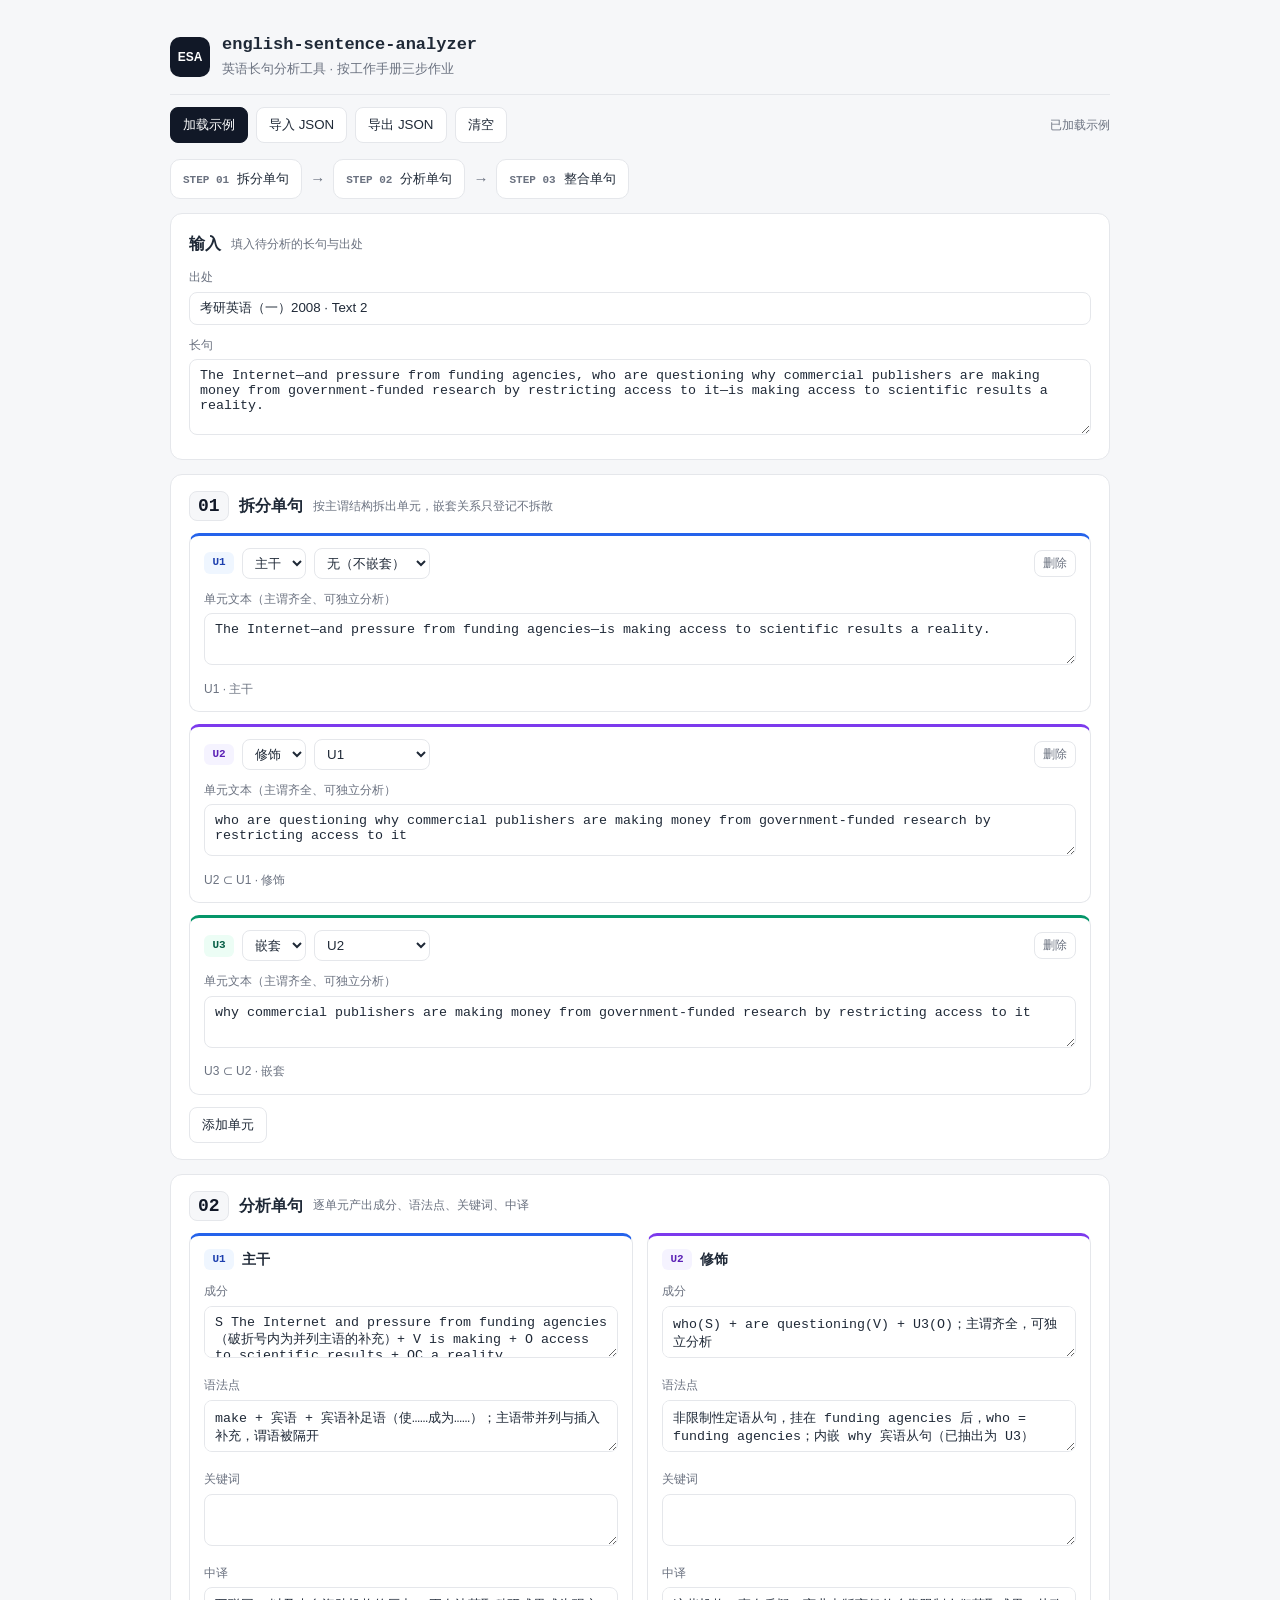
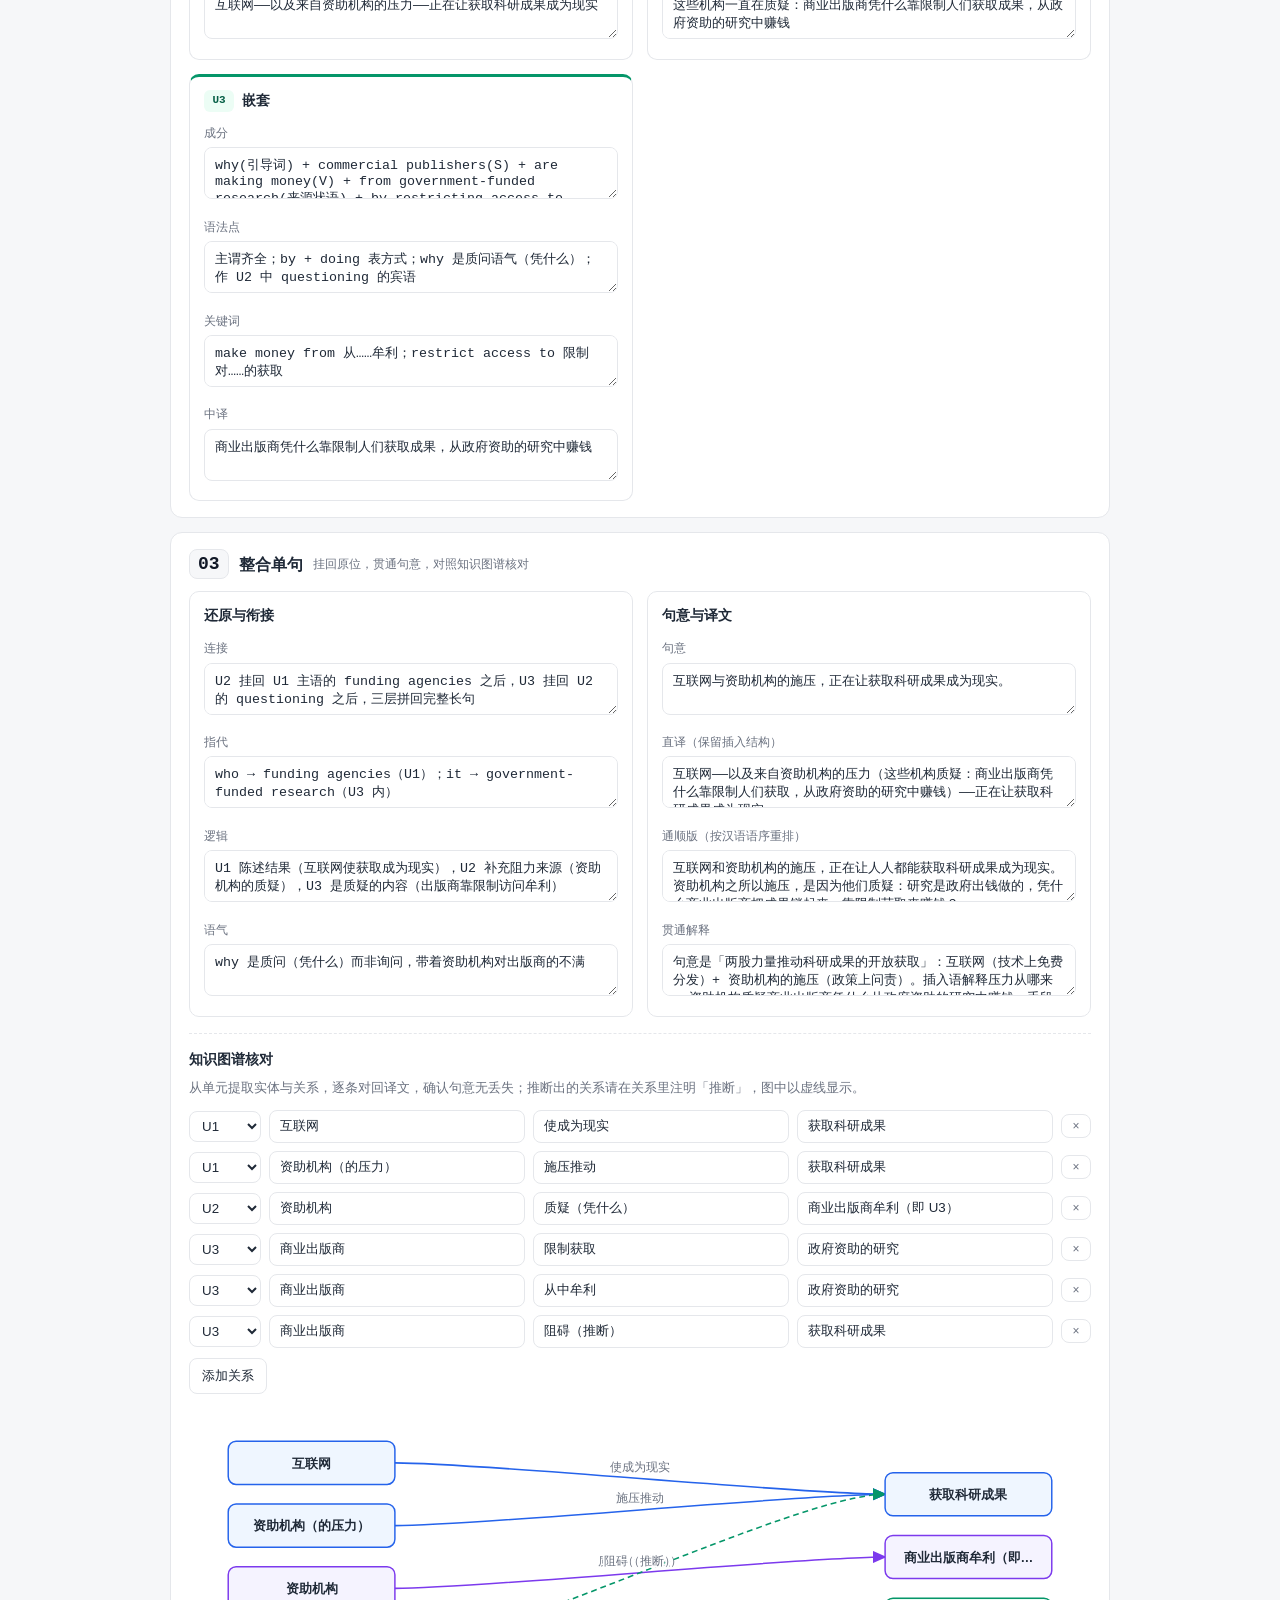
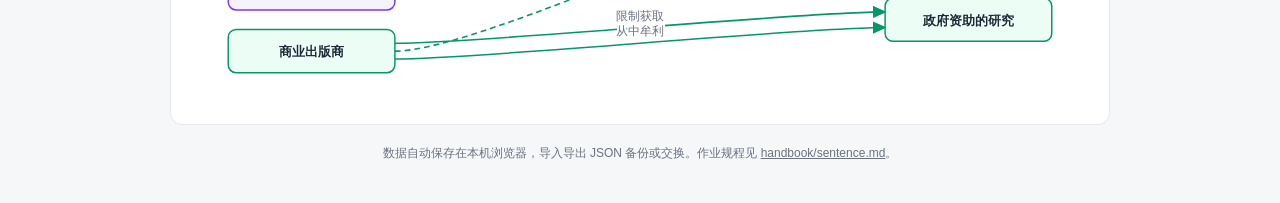
<file: platform/index.html>
<!DOCTYPE html>
<html lang="zh-CN">
<head>
<meta charset="utf-8">
<meta name="viewport" content="width=device-width, initial-scale=1">
<title>english-sentence-analyzer · 英语长句分析工具</title>
<link rel="stylesheet" href="style.css">
</head>
<body>
<div class="wrap">

  <header class="top">
    <div class="brand">
      <span class="logo">ESA</span>
      <div>
        <h1>english-sentence-analyzer</h1>
        <p class="sub">英语长句分析工具 · 按工作手册三步作业</p>
      </div>
    </div>
  </header>

  <div class="toolbar">
    <button class="primary" data-action="load-example">加载示例</button>
    <button data-action="import">导入 JSON</button>
    <button data-action="export">导出 JSON</button>
    <button data-action="clear">清空</button>
    <span class="status" id="status"></span>
    <input type="file" id="file-input" accept=".json,application/json" hidden>
  </div>

  <div class="flow">
    <div class="node"><span class="no">STEP 01</span><span class="nm">拆分单句</span></div>
    <div class="arr">→</div>
    <div class="node"><span class="no">STEP 02</span><span class="nm">分析单句</span></div>
    <div class="arr">→</div>
    <div class="node"><span class="no">STEP 03</span><span class="nm">整合单句</span></div>
  </div>

  <section class="block">
    <div class="step-head">
      <h2>输入</h2>
      <span class="step-desc">填入待分析的长句与出处</span>
    </div>
    <label>出处</label>
    <input type="text" data-path="meta.source" placeholder="如：考研英语（一）2008 · Text 2">
    <label>长句</label>
    <textarea class="sentence" data-path="meta.sentence" placeholder="粘贴一个完整长句"></textarea>
  </section>

  <section class="block">
    <div class="step-head">
      <span class="step-no">01</span>
      <h2>拆分单句</h2>
      <span class="step-desc">按主谓结构拆出单元，嵌套关系只登记不拆散</span>
    </div>
    <div id="units"></div>
    <div style="margin-top: 12px">
      <button data-action="add-unit">添加单元</button>
    </div>
  </section>

  <section class="block">
    <div class="step-head">
      <span class="step-no">02</span>
      <h2>分析单句</h2>
      <span class="step-desc">逐单元产出成分、语法点、关键词、中译</span>
    </div>
    <div class="cards" id="analysis-cards"></div>
  </section>

  <section class="block">
    <div class="step-head">
      <span class="step-no">03</span>
      <h2>整合单句</h2>
      <span class="step-desc">挂回原位，贯通句意，对照知识图谱核对</span>
    </div>

    <div class="merge">
      <div class="panel">
        <h3>还原与衔接</h3>
        <label>连接</label>
        <textarea class="short" data-path="merge.连接"></textarea>
        <label>指代</label>
        <textarea class="short" data-path="merge.指代"></textarea>
        <label>逻辑</label>
        <textarea class="short" data-path="merge.逻辑"></textarea>
        <label>语气</label>
        <textarea class="short" data-path="merge.语气"></textarea>
      </div>
      <div class="panel">
        <h3>句意与译文</h3>
        <label>句意</label>
        <textarea class="short" data-path="merge.句意"></textarea>
        <label>直译（保留插入结构）</label>
        <textarea class="short" data-path="merge.直译"></textarea>
        <label>通顺版（按汉语语序重排）</label>
        <textarea class="short" data-path="merge.通顺版"></textarea>
        <label>贯通解释</label>
        <textarea class="short" data-path="merge.贯通解释"></textarea>
      </div>
    </div>

    <div class="kg-block">
      <h3>知识图谱核对</h3>
      <p class="kg-desc">从单元提取实体与关系，逐条对回译文，确认句意无丢失；推断出的关系请在关系里注明「推断」，图中以虚线显示。</p>
      <div id="kg-rows"></div>
      <div style="margin-top: 10px">
        <button data-action="add-kg">添加关系</button>
      </div>
      <div id="kg-svg"></div>
    </div>
  </section>

  <footer>数据自动保存在本机浏览器，导入导出 JSON 备份或交换。作业规程见 <a href="../handbook/sentence.md">handbook/sentence.md</a>。</footer>

</div>
<script src="app.js"></script>
</body>
</html>
</file>
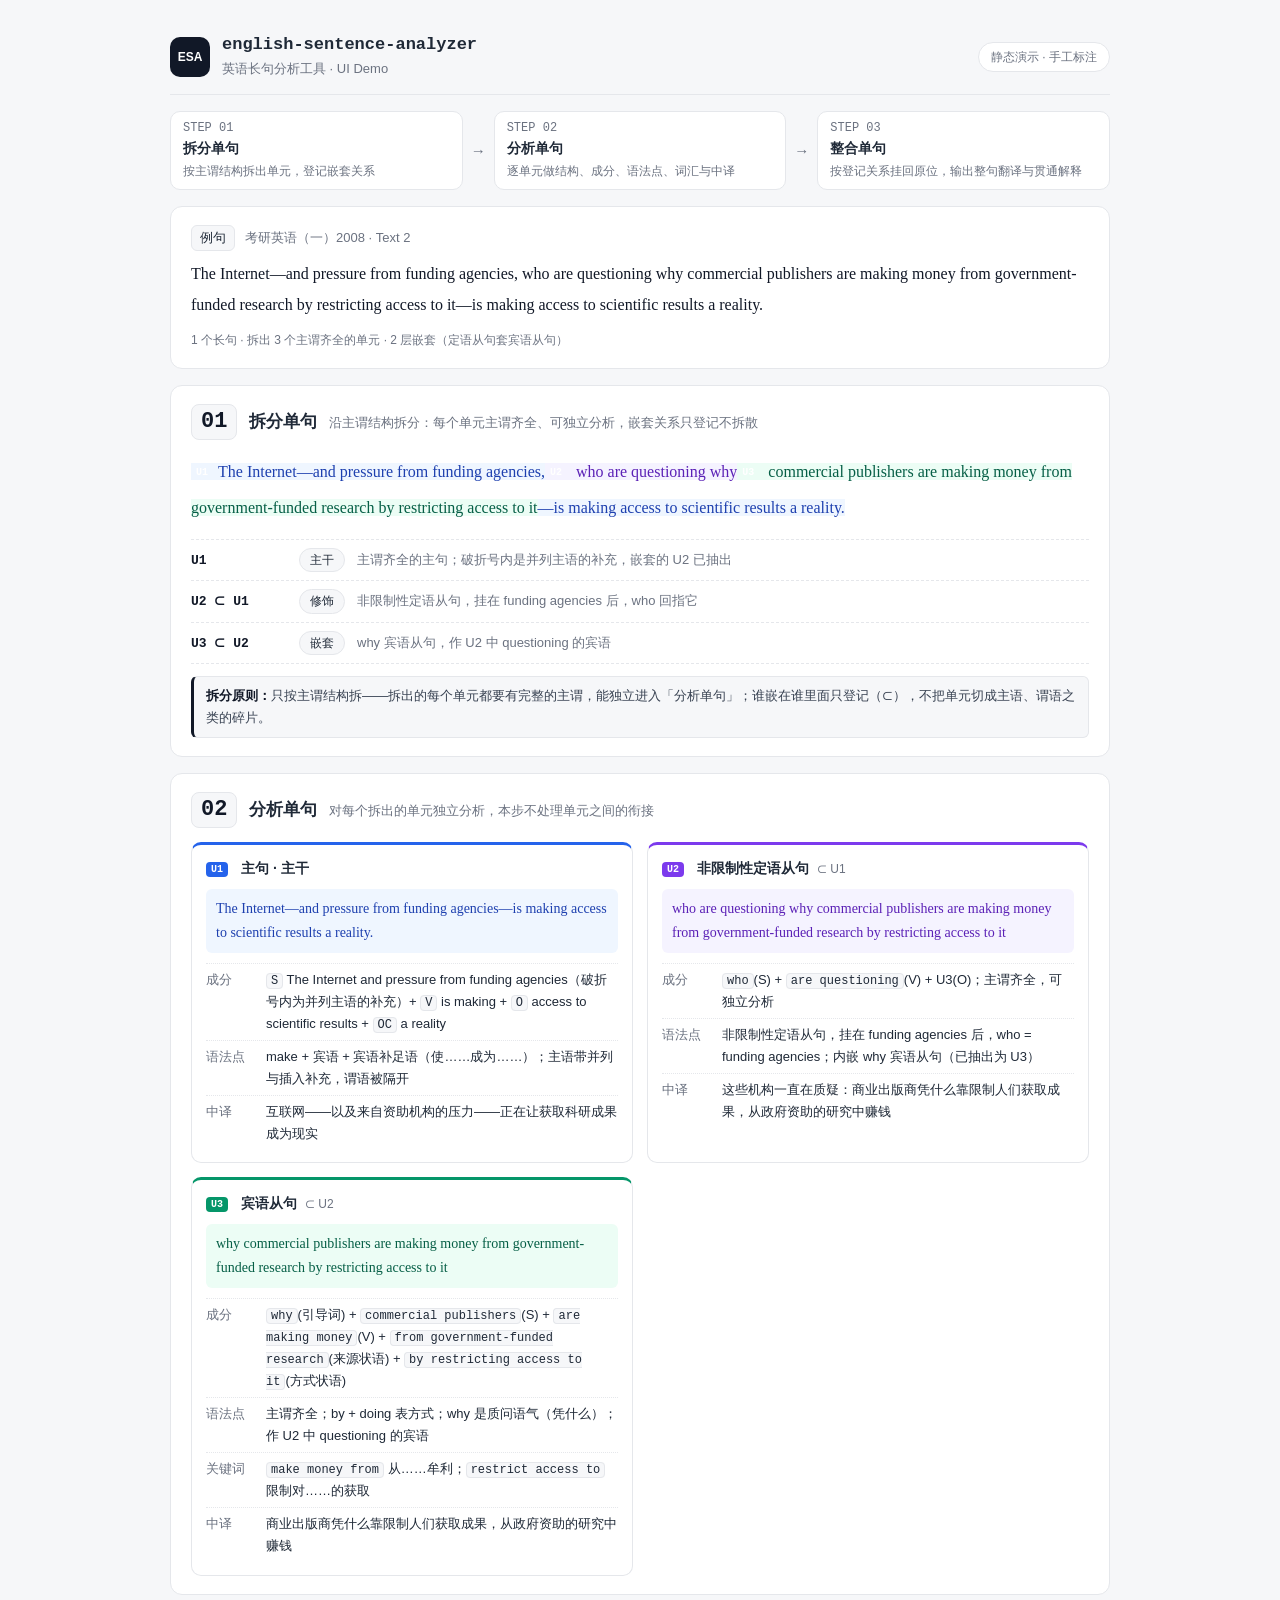
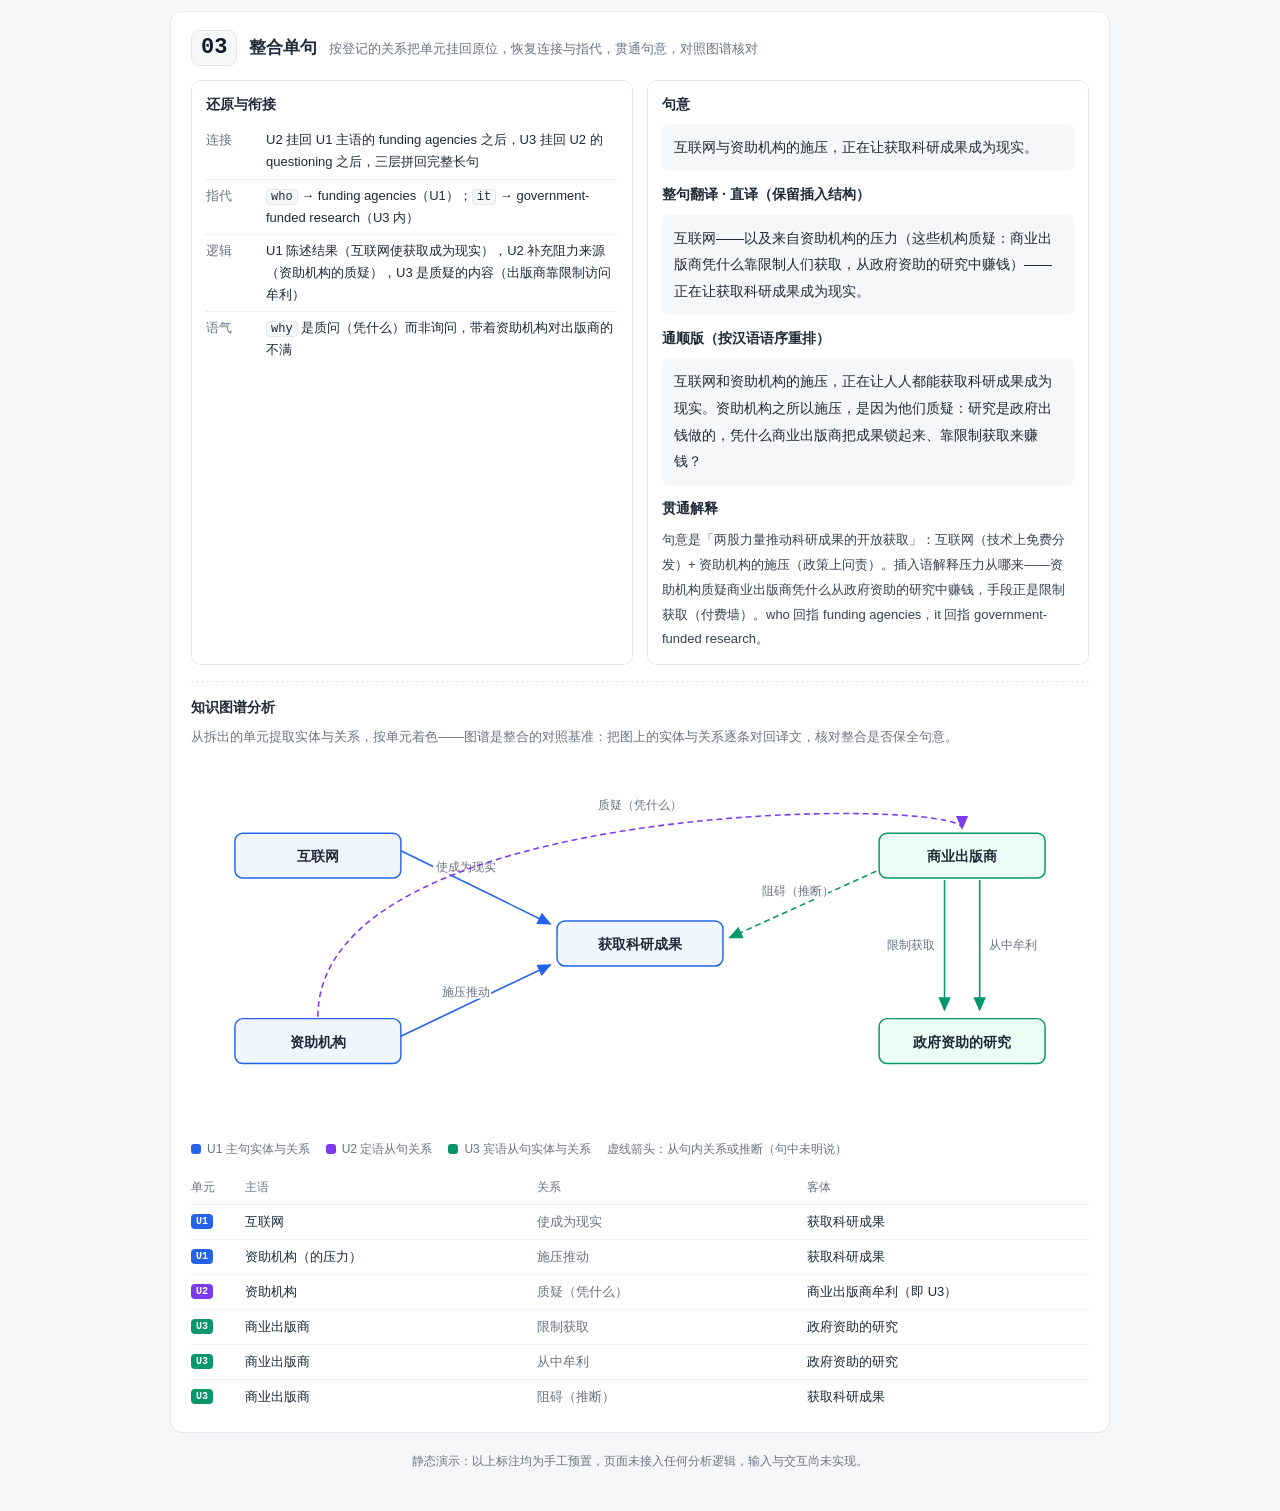
<file: gallery/english-sentence.html>
<!DOCTYPE html>
<html lang="zh-CN">
<head>
<meta charset="utf-8" />
<meta name="viewport" content="width=device-width, initial-scale=1" />
<title>english-sentence-analyzer · 长句分析 Demo</title>
<style>
  :root {
    --ink: #1f2937;
    --muted: #6b7280;
    --line: #e5e7eb;
    --bg: #f6f7f9;
    --card: #ffffff;
    --u1: #2563eb; --u1-bg: #eff6ff; --u1-ink: #1e40af;
    --u2: #7c3aed; --u2-bg: #f5f3ff; --u2-ink: #5b21b6;
    --u3: #059669; --u3-bg: #ecfdf5; --u3-ink: #065f46;
    --mono: ui-monospace, SFMono-Regular, Menlo, Consolas, monospace;
  }
  * { box-sizing: border-box; }
  body {
    margin: 0;
    background: var(--bg);
    color: var(--ink);
    font: 15px/1.7 "PingFang SC", "Hiragino Sans GB", "Microsoft YaHei", sans-serif;
  }
  .wrap { max-width: 980px; margin: 0 auto; padding: 20px 20px 40px; }

  /* 顶栏 */
  .top { display: flex; align-items: center; justify-content: space-between; gap: 12px; padding: 14px 0; border-bottom: 1px solid var(--line); }
  .brand { display: flex; align-items: center; gap: 12px; }
  .logo { display: inline-flex; width: 40px; height: 40px; border-radius: 10px; background: #111827; color: #fff; align-items: center; justify-content: center; font-weight: 700; font-size: 12px; }
  h1 { margin: 0; font: 700 17px/1.3 var(--mono); }
  .sub { margin: 2px 0 0; color: var(--muted); font-size: 13px; }
  .badge { border: 1px solid var(--line); background: var(--card); color: var(--muted); border-radius: 999px; padding: 4px 12px; font-size: 12px; white-space: nowrap; }

  /* 流程条 */
  .flow { display: flex; gap: 8px; align-items: stretch; margin-top: 16px; }
  .flow .node { flex: 1; background: var(--card); border: 1px solid var(--line); border-radius: 10px; padding: 8px 12px; }
  .flow .no { font: 12px/1.4 var(--mono); color: var(--muted); }
  .flow .nm { font-weight: 600; font-size: 14px; }
  .flow .ds { font-size: 12px; color: var(--muted); }
  .flow .arr { align-self: center; color: var(--muted); }

  /* 区块 */
  section.block { background: var(--card); border: 1px solid var(--line); border-radius: 12px; padding: 18px 20px; margin-top: 16px; }
  .step-head { display: flex; align-items: baseline; gap: 12px; flex-wrap: wrap; margin-bottom: 14px; }
  .step-no { font: 700 22px/1 var(--mono); color: #111827; background: var(--bg); border: 1px solid var(--line); border-radius: 8px; padding: 6px 9px; }
  .step-head h2 { margin: 0; font-size: 17px; }
  .step-desc { color: var(--muted); font-size: 13px; }

  /* 例句 */
  .src { display: flex; gap: 10px; align-items: center; font-size: 13px; color: var(--muted); margin-bottom: 8px; }
  .src .tag { background: var(--bg); border: 1px solid var(--line); border-radius: 6px; padding: 1px 8px; color: var(--ink); }
  .sentence { margin: 0; font: 16px/1.9 Georgia, "Times New Roman", serif; color: #111827; }
  .meta { margin-top: 10px; font-size: 12px; color: var(--muted); }

  /* 单元染色（嵌套） */
  .u1 { background: var(--u1-bg); color: var(--u1-ink); }
  .u2 { background: var(--u2-bg); color: var(--u2-ink); }
  .u3 { background: var(--u3-bg); color: var(--u3-ink); }
  .split { margin: 0; font: 16px/2.2 Georgia, "Times New Roman", serif; }
  .mini { display: inline-block; font: 700 10px/1.5 var(--mono); color: #fff; border-radius: 4px; padding: 0 5px; margin-right: 5px; vertical-align: 2px; }
  .mini.u1 { background: var(--u1); }
  .mini.u2 { background: var(--u2); }
  .mini.u3 { background: var(--u3); }

  /* 拆分：关系与原则 */
  .rels { margin-top: 14px; border-top: 1px dashed var(--line); }
  .rel { display: flex; gap: 12px; align-items: baseline; padding: 8px 0; border-bottom: 1px dashed var(--line); font-size: 13px; }
  .rel .pair { font: 600 13px var(--mono); color: #111827; min-width: 96px; }
  .rel .type { border-radius: 999px; padding: 1px 10px; font-size: 12px; background: var(--bg); border: 1px solid var(--line); color: var(--ink); white-space: nowrap; }
  .rel .note { color: var(--muted); }
  .principle { margin-top: 12px; font-size: 13px; background: var(--bg); border: 1px solid var(--line); border-left: 3px solid #111827; border-radius: 6px; padding: 8px 12px; color: #374151; }
  .principle b { font-weight: 600; color: #111827; }

  /* 知识图谱 */
  .kg-block { margin-top: 16px; border-top: 1px dashed var(--line); padding-top: 14px; }
  .kg-block h3 { margin: 0 0 6px; font-size: 14px; }
  .kg-desc { margin: 0 0 10px; font-size: 13px; color: var(--muted); }
  svg.kg { display: block; width: 100%; height: auto; }
  svg.kg .n { stroke-width: 1.5; }
  svg.kg .n1 { fill: var(--u1-bg); stroke: var(--u1); }
  svg.kg .n2 { fill: var(--u2-bg); stroke: var(--u2); }
  svg.kg .n3 { fill: var(--u3-bg); stroke: var(--u3); }
  svg.kg .nt { fill: var(--ink); font: 600 14px "PingFang SC", "Hiragino Sans GB", "Microsoft YaHei", sans-serif; }
  svg.kg .e1 { stroke: var(--u1); stroke-width: 1.6; fill: none; }
  svg.kg .e2 { stroke: var(--u2); stroke-width: 1.6; fill: none; stroke-dasharray: 6 4; }
  svg.kg .e3 { stroke: var(--u3); stroke-width: 1.6; fill: none; }
  svg.kg .e3.dash { stroke-dasharray: 6 4; }
  svg.kg .el { fill: var(--muted); stroke: var(--card); stroke-width: 4; paint-order: stroke; font: 12px "PingFang SC", "Hiragino Sans GB", "Microsoft YaHei", sans-serif; }
  .legend { display: flex; gap: 16px; flex-wrap: wrap; margin-top: 10px; font-size: 12px; color: var(--muted); }
  .legend .dot { display: inline-block; width: 10px; height: 10px; border-radius: 3px; margin-right: 6px; vertical-align: -1px; }
  .kg-rows { margin-top: 12px; }
  .kg-row { display: grid; grid-template-columns: 44px 1.3fr 1.2fr 1.3fr; gap: 10px; align-items: baseline; font-size: 13px; padding: 6px 0; border-top: 1px dotted var(--line); }
  .kg-row.head { color: var(--muted); font-size: 12px; border-top: none; }
  .kg-row i { font-style: normal; color: var(--muted); }

  /* 分析卡片 */
  .cards { display: grid; grid-template-columns: repeat(auto-fit, minmax(300px, 1fr)); gap: 14px; }
  .card { border: 1px solid var(--line); border-radius: 10px; padding: 12px 14px; background: #fff; }
  .card.c1 { border-top: 3px solid var(--u1); }
  .card.c2 { border-top: 3px solid var(--u2); }
  .card.c3 { border-top: 3px solid var(--u3); }
  .card h3 { margin: 0 0 8px; font-size: 14px; display: flex; align-items: center; gap: 8px; }
  .card h3 .kind { color: var(--muted); font-weight: 400; font-size: 12px; }
  .quote { font: 14px/1.7 Georgia, "Times New Roman", serif; border-radius: 6px; padding: 8px 10px; margin-bottom: 10px; }
  .c1 .quote { background: var(--u1-bg); color: var(--u1-ink); }
  .c2 .quote { background: var(--u2-bg); color: var(--u2-ink); }
  .c3 .quote { background: var(--u3-bg); color: var(--u3-ink); }
  .row { display: flex; gap: 8px; font-size: 13px; padding: 5px 0; border-top: 1px dotted var(--line); }
  .row .k { color: var(--muted); min-width: 52px; flex-shrink: 0; }
  .row .v { flex: 1; }
  .row .v code { font: 12px var(--mono); background: var(--bg); border: 1px solid var(--line); border-radius: 4px; padding: 0 4px; }

  /* 整合 */
  .merge { display: grid; grid-template-columns: 1fr 1fr; gap: 14px; }
  @media (max-width: 720px) { .merge { grid-template-columns: 1fr; } .flow .ds { display: none; } }
  .panel { border: 1px solid var(--line); border-radius: 10px; padding: 12px 14px; }
  .panel h3 { margin: 0 0 8px; font-size: 14px; }
  .panel .row { border-top: 1px dotted var(--line); }
  .panel .row:first-of-type { border-top: none; }
  .trans { font-size: 14px; line-height: 1.9; background: var(--bg); border-radius: 6px; padding: 10px 12px; }
  .explain { font-size: 13px; color: #374151; line-height: 1.9; }

  footer { margin-top: 18px; color: var(--muted); font-size: 12px; text-align: center; }
</style>
</head>
<body>
<div class="wrap">

  <header class="top">
    <div class="brand">
      <span class="logo">ESA</span>
      <div>
        <h1>english-sentence-analyzer</h1>
        <p class="sub">英语长句分析工具 · UI Demo</p>
      </div>
    </div>
    <span class="badge">静态演示 · 手工标注</span>
  </header>

  <div class="flow">
    <div class="node">
      <div class="no">STEP 01</div>
      <div class="nm">拆分单句</div>
      <div class="ds">按主谓结构拆出单元，登记嵌套关系</div>
    </div>
    <div class="arr">→</div>
    <div class="node">
      <div class="no">STEP 02</div>
      <div class="nm">分析单句</div>
      <div class="ds">逐单元做结构、成分、语法点、词汇与中译</div>
    </div>
    <div class="arr">→</div>
    <div class="node">
      <div class="no">STEP 03</div>
      <div class="nm">整合单句</div>
      <div class="ds">按登记关系挂回原位，输出整句翻译与贯通解释</div>
    </div>
  </div>

  <!-- 例句 -->
  <section class="block">
    <div class="src"><span class="tag">例句</span><span>考研英语（一）2008 · Text 2</span></div>
    <p class="sentence">The Internet—and pressure from funding agencies, who are questioning why commercial publishers are making money from government-funded research by restricting access to it—is making access to scientific results a reality.</p>
    <div class="meta">1 个长句 · 拆出 3 个主谓齐全的单元 · 2 层嵌套（定语从句套宾语从句）</div>
  </section>

  <!-- STEP 01 -->
  <section class="block">
    <div class="step-head">
      <span class="step-no">01</span>
      <h2>拆分单句</h2>
      <span class="step-desc">沿主谓结构拆分：每个单元主谓齐全、可独立分析，嵌套关系只登记不拆散</span>
    </div>

    <p class="split"><span class="u1"><span class="mini">U1</span>The Internet—and pressure from funding agencies,<span class="u2"><span class="mini">U2</span> who are questioning why<span class="u3"><span class="mini">U3</span> commercial publishers are making money from government-funded research by restricting access to it</span></span>—is making access to scientific results a reality.</span></p>

    <div class="rels">
      <div class="rel"><span class="pair">U1</span><span class="type">主干</span><span class="note">主谓齐全的主句；破折号内是并列主语的补充，嵌套的 U2 已抽出</span></div>
      <div class="rel"><span class="pair">U2 ⊂ U1</span><span class="type">修饰</span><span class="note">非限制性定语从句，挂在 funding agencies 后，who 回指它</span></div>
      <div class="rel"><span class="pair">U3 ⊂ U2</span><span class="type">嵌套</span><span class="note">why 宾语从句，作 U2 中 questioning 的宾语</span></div>
    </div>
    <div class="principle"><b>拆分原则：</b>只按主谓结构拆——拆出的每个单元都要有完整的主谓，能独立进入「分析单句」；谁嵌在谁里面只登记（⊂），不把单元切成主语、谓语之类的碎片。</div>
  </section>

  <!-- STEP 02 -->
  <section class="block">
    <div class="step-head">
      <span class="step-no">02</span>
      <h2>分析单句</h2>
      <span class="step-desc">对每个拆出的单元独立分析，本步不处理单元之间的衔接</span>
    </div>

    <div class="cards">
      <div class="card c1">
        <h3><span class="mini u1">U1</span>主句 · 主干</h3>
        <div class="quote">The Internet—and pressure from funding agencies—is making access to scientific results a reality.</div>
        <div class="row"><span class="k">成分</span><span class="v"><code>S</code> The Internet and pressure from funding agencies（破折号内为并列主语的补充）+ <code>V</code> is making + <code>O</code> access to scientific results + <code>OC</code> a reality</span></div>
        <div class="row"><span class="k">语法点</span><span class="v">make + 宾语 + 宾语补足语（使……成为……）；主语带并列与插入补充，谓语被隔开</span></div>
        <div class="row"><span class="k">中译</span><span class="v">互联网——以及来自资助机构的压力——正在让获取科研成果成为现实</span></div>
      </div>

      <div class="card c2">
        <h3><span class="mini u2">U2</span>非限制性定语从句 <span class="kind">⊂ U1</span></h3>
        <div class="quote">who are questioning why commercial publishers are making money from government-funded research by restricting access to it</div>
        <div class="row"><span class="k">成分</span><span class="v"><code>who</code>(S) + <code>are questioning</code>(V) + U3(O)；主谓齐全，可独立分析</span></div>
        <div class="row"><span class="k">语法点</span><span class="v">非限制性定语从句，挂在 funding agencies 后，who = funding agencies；内嵌 why 宾语从句（已抽出为 U3）</span></div>
        <div class="row"><span class="k">中译</span><span class="v">这些机构一直在质疑：商业出版商凭什么靠限制人们获取成果，从政府资助的研究中赚钱</span></div>
      </div>

      <div class="card c3">
        <h3><span class="mini u3">U3</span>宾语从句 <span class="kind">⊂ U2</span></h3>
        <div class="quote">why commercial publishers are making money from government-funded research by restricting access to it</div>
        <div class="row"><span class="k">成分</span><span class="v"><code>why</code>(引导词) + <code>commercial publishers</code>(S) + <code>are making money</code>(V) + <code>from government-funded research</code>(来源状语) + <code>by restricting access to it</code>(方式状语)</span></div>
        <div class="row"><span class="k">语法点</span><span class="v">主谓齐全；by + doing 表方式；why 是质问语气（凭什么）；作 U2 中 questioning 的宾语</span></div>
        <div class="row"><span class="k">关键词</span><span class="v"><code>make money from</code> 从……牟利；<code>restrict access to</code> 限制对……的获取</span></div>
        <div class="row"><span class="k">中译</span><span class="v">商业出版商凭什么靠限制人们获取成果，从政府资助的研究中赚钱</span></div>
      </div>
    </div>
  </section>

  <!-- STEP 03 -->
  <section class="block">
    <div class="step-head">
      <span class="step-no">03</span>
      <h2>整合单句</h2>
      <span class="step-desc">按登记的关系把单元挂回原位，恢复连接与指代，贯通句意，对照图谱核对</span>
    </div>

    <div class="merge">
      <div class="panel">
        <h3>还原与衔接</h3>
        <div class="row"><span class="k">连接</span><span class="v">U2 挂回 U1 主语的 funding agencies 之后，U3 挂回 U2 的 questioning 之后，三层拼回完整长句</span></div>
        <div class="row"><span class="k">指代</span><span class="v"><code>who</code> → funding agencies（U1）；<code>it</code> → government-funded research（U3 内）</span></div>
        <div class="row"><span class="k">逻辑</span><span class="v">U1 陈述结果（互联网使获取成为现实），U2 补充阻力来源（资助机构的质疑），U3 是质疑的内容（出版商靠限制访问牟利）</span></div>
        <div class="row"><span class="k">语气</span><span class="v"><code>why</code> 是质问（凭什么）而非询问，带着资助机构对出版商的不满</span></div>
      </div>

      <div class="panel">
        <h3>句意</h3>
        <div class="trans">互联网与资助机构的施压，正在让获取科研成果成为现实。</div>
        <h3 style="margin-top: 12px;">整句翻译 · 直译（保留插入结构）</h3>
        <div class="trans">互联网——以及来自资助机构的压力（这些机构质疑：商业出版商凭什么靠限制人们获取，从政府资助的研究中赚钱）——正在让获取科研成果成为现实。</div>
        <h3 style="margin-top: 12px;">通顺版（按汉语语序重排）</h3>
        <div class="trans">互联网和资助机构的施压，正在让人人都能获取科研成果成为现实。资助机构之所以施压，是因为他们质疑：研究是政府出钱做的，凭什么商业出版商把成果锁起来、靠限制获取来赚钱？</div>
        <h3 style="margin-top: 12px;">贯通解释</h3>
        <div class="explain">句意是「两股力量推动科研成果的开放获取」：互联网（技术上免费分发）+ 资助机构的施压（政策上问责）。插入语解释压力从哪来——资助机构质疑商业出版商凭什么从政府资助的研究中赚钱，手段正是限制获取（付费墙）。who 回指 funding agencies，it 回指 government-funded research。</div>
      </div>
    </div>

    <div class="kg-block">
      <h3>知识图谱分析</h3>
      <p class="kg-desc">从拆出的单元提取实体与关系，按单元着色——图谱是整合的对照基准：把图上的实体与关系逐条对回译文，核对整合是否保全句意。</p>

      <svg class="kg" viewBox="0 0 920 380" role="img" aria-label="例句知识图谱">
        <defs>
          <marker id="arr-u1" markerWidth="9" markerHeight="8" refX="8" refY="4" orient="auto"><path d="M0,0 L9,4 L0,8 z" fill="#2563eb" /></marker>
          <marker id="arr-u2" markerWidth="9" markerHeight="8" refX="8" refY="4" orient="auto"><path d="M0,0 L9,4 L0,8 z" fill="#7c3aed" /></marker>
          <marker id="arr-u3" markerWidth="9" markerHeight="8" refX="8" refY="4" orient="auto"><path d="M0,0 L9,4 L0,8 z" fill="#059669" /></marker>
        </defs>

        <!-- U1：两股力量 → 获取科研成果 -->
        <line class="e1" x1="215" y1="95" x2="368" y2="170" marker-end="url(#arr-u1)" />
        <text class="el" x="282" y="116" text-anchor="middle">使成为现实</text>
        <line class="e1" x1="215" y1="285" x2="368" y2="212" marker-end="url(#arr-u1)" />
        <text class="el" x="282" y="244" text-anchor="middle">施压推动</text>

        <!-- U2：资助机构 质疑 商业出版商（绕到图上方） -->
        <path class="e2" d="M130,265 C130,40 790,40 790,72" marker-end="url(#arr-u2)" />
        <text class="el" x="460" y="52" text-anchor="middle">质疑（凭什么）</text>

        <!-- U3：商业出版商 与 政府资助的研究 -->
        <line class="e3" x1="772" y1="125" x2="772" y2="258" marker-end="url(#arr-u3)" />
        <text class="el" x="762" y="196" text-anchor="end">限制获取</text>
        <line class="e3" x1="808" y1="125" x2="808" y2="258" marker-end="url(#arr-u3)" />
        <text class="el" x="818" y="196">从中牟利</text>
        <line class="e3 dash" x1="702" y1="116" x2="552" y2="184" marker-end="url(#arr-u3)" />
        <text class="el" x="622" y="140" text-anchor="middle">阻碍（推断）</text>

        <!-- 节点 -->
        <rect class="n n1" x="45" y="77" width="170" height="46" rx="8" />
        <text class="nt" x="130" y="106" text-anchor="middle">互联网</text>
        <rect class="n n1" x="45" y="267" width="170" height="46" rx="8" />
        <text class="nt" x="130" y="296" text-anchor="middle">资助机构</text>
        <rect class="n n1" x="375" y="167" width="170" height="46" rx="8" />
        <text class="nt" x="460" y="196" text-anchor="middle">获取科研成果</text>
        <rect class="n n3" x="705" y="77" width="170" height="46" rx="8" />
        <text class="nt" x="790" y="106" text-anchor="middle">商业出版商</text>
        <rect class="n n3" x="705" y="267" width="170" height="46" rx="8" />
        <text class="nt" x="790" y="296" text-anchor="middle">政府资助的研究</text>
      </svg>

      <div class="legend">
        <span><span class="dot" style="background: var(--u1)"></span>U1 主句实体与关系</span>
        <span><span class="dot" style="background: var(--u2)"></span>U2 定语从句关系</span>
        <span><span class="dot" style="background: var(--u3)"></span>U3 宾语从句实体与关系</span>
        <span>虚线箭头：从句内关系或推断（句中未明说）</span>
      </div>

      <div class="kg-rows">
        <div class="kg-row head"><span>单元</span><span>主语</span><span>关系</span><span>客体</span></div>
        <div class="kg-row"><span><span class="mini u1">U1</span></span><span>互联网</span><i>使成为现实</i><span>获取科研成果</span></div>
        <div class="kg-row"><span><span class="mini u1">U1</span></span><span>资助机构（的压力）</span><i>施压推动</i><span>获取科研成果</span></div>
        <div class="kg-row"><span><span class="mini u2">U2</span></span><span>资助机构</span><i>质疑（凭什么）</i><span>商业出版商牟利（即 U3）</span></div>
        <div class="kg-row"><span><span class="mini u3">U3</span></span><span>商业出版商</span><i>限制获取</i><span>政府资助的研究</span></div>
        <div class="kg-row"><span><span class="mini u3">U3</span></span><span>商业出版商</span><i>从中牟利</i><span>政府资助的研究</span></div>
        <div class="kg-row"><span><span class="mini u3">U3</span></span><span>商业出版商</span><i>阻碍（推断）</i><span>获取科研成果</span></div>
      </div>
    </div>
  </section>

  <footer>静态演示：以上标注均为手工预置，页面未接入任何分析逻辑，输入与交互尚未实现。</footer>

</div>
</body>
</html>
</file>
<file: platform/style.css>
:root {
  --ink: #1f2937;
  --muted: #6b7280;
  --line: #e5e7eb;
  --bg: #f6f7f9;
  --card: #ffffff;
  --u1: #2563eb; --u1-bg: #eff6ff; --u1-ink: #1e40af;
  --u2: #7c3aed; --u2-bg: #f5f3ff; --u2-ink: #5b21b6;
  --u3: #059669; --u3-bg: #ecfdf5; --u3-ink: #065f46;
  --u4: #b45309; --u4-bg: #fffbeb; --u4-ink: #92400e;
  --mono: ui-monospace, SFMono-Regular, Menlo, Consolas, monospace;
}
* { box-sizing: border-box; }
body {
  margin: 0;
  background: var(--bg);
  color: var(--ink);
  font: 15px/1.7 "PingFang SC", "Hiragino Sans GB", "Microsoft YaHei", sans-serif;
}
.wrap { max-width: 980px; margin: 0 auto; padding: 20px 20px 40px; }

/* 顶栏 */
.top { display: flex; align-items: center; justify-content: space-between; gap: 12px; padding: 14px 0; border-bottom: 1px solid var(--line); }
.brand { display: flex; align-items: center; gap: 12px; }
.logo { display: inline-flex; width: 40px; height: 40px; border-radius: 10px; background: #111827; color: #fff; align-items: center; justify-content: center; font-weight: 700; font-size: 12px; }
h1 { margin: 0; font: 700 17px/1.3 var(--mono); }
.sub { margin: 2px 0 0; color: var(--muted); font-size: 13px; }

/* 工具条 */
.toolbar { display: flex; flex-wrap: wrap; gap: 8px; padding: 12px 0; align-items: center; }
button {
  font: 13px/1 inherit; color: var(--ink); background: var(--card);
  border: 1px solid var(--line); border-radius: 8px; padding: 8px 12px; cursor: pointer;
}
button:hover { border-color: var(--muted); }
button.primary { background: #111827; border-color: #111827; color: #fff; }
button.mini-btn { padding: 4px 8px; font-size: 12px; color: var(--muted); }
.status { margin-left: auto; color: var(--muted); font-size: 12px; }

/* 流程条 */
.flow { display: flex; align-items: center; gap: 8px; margin: 4px 0 14px; flex-wrap: wrap; }
.flow .node { display: flex; align-items: baseline; gap: 8px; background: var(--card); border: 1px solid var(--line); border-radius: 10px; padding: 8px 12px; }
.flow .no { font: 700 11px/1 var(--mono); color: var(--muted); }
.flow .nm { font-size: 13px; }
.flow .arr { color: var(--muted); }

/* 区块 */
section.block { background: var(--card); border: 1px solid var(--line); border-radius: 12px; padding: 16px 18px; margin-bottom: 14px; }
.step-head { display: flex; align-items: center; gap: 10px; margin-bottom: 6px; }
.step-no { font: 700 18px/1 var(--mono); color: #111827; background: var(--bg); border: 1px solid var(--line); border-radius: 8px; padding: 5px 8px; }
.step-head h2 { margin: 0; font-size: 16px; }
.step-desc { color: var(--muted); font-size: 12px; }

/* 表单 */
label { display: block; color: var(--muted); font-size: 12px; margin: 10px 0 4px; }
textarea, input[type="text"] {
  width: 100%; font: 14px/1.7 inherit; color: var(--ink);
  background: var(--card); border: 1px solid var(--line); border-radius: 8px; padding: 8px 10px;
}
textarea:focus, input:focus, select:focus { outline: none; border-color: var(--u1); }
textarea.sentence { min-height: 76px; }
textarea.short { min-height: 52px; }
select {
  font: 12px/1 inherit; color: var(--ink); background: var(--card);
  border: 1px solid var(--line); border-radius: 8px; padding: 6px 8px;
}

/* 单元编辑卡 */
.unit { border: 1px solid var(--line); border-top: 3px solid var(--u1); border-radius: 10px; padding: 12px 14px; margin-top: 12px; }
.unit-head { display: flex; align-items: center; gap: 8px; flex-wrap: wrap; }
.mini { display: inline-flex; align-items: center; justify-content: center; min-width: 30px; padding: 2px 6px; border-radius: 6px; font: 700 11px/1.6 var(--mono); }
.mini.u1 { background: var(--u1-bg); color: var(--u1-ink); }
.mini.u2 { background: var(--u2-bg); color: var(--u2-ink); }
.mini.u3 { background: var(--u3-bg); color: var(--u3-ink); }
.mini.u4 { background: var(--u4-bg); color: var(--u4-ink); }
.unit-head .del { margin-left: auto; }
.auto-note { margin-top: 6px; color: var(--muted); font-size: 12px; }

/* 分析卡片 */
.cards { display: grid; grid-template-columns: repeat(auto-fit, minmax(300px, 1fr)); gap: 14px; margin-top: 12px; }
.card { border: 1px solid var(--line); border-radius: 10px; padding: 12px 14px; }
.card h3 { margin: 0 0 8px; font-size: 14px; display: flex; align-items: center; gap: 8px; }

/* 整合 */
.merge { display: grid; grid-template-columns: 1fr 1fr; gap: 14px; margin-top: 12px; }
@media (max-width: 720px) { .merge { grid-template-columns: 1fr; } }
.panel { border: 1px solid var(--line); border-radius: 10px; padding: 12px 14px; }
.panel h3 { margin: 0 0 8px; font-size: 14px; }

/* 知识图谱核对 */
.kg-block { margin-top: 16px; border-top: 1px dashed var(--line); padding-top: 14px; }
.kg-block h3 { margin: 0 0 6px; font-size: 14px; }
.kg-desc { margin: 0 0 10px; font-size: 13px; color: var(--muted); }
.kg-row { display: grid; grid-template-columns: 72px 1fr 1fr 1fr 30px; gap: 8px; margin-top: 8px; align-items: center; }
svg.kg { display: block; width: 100%; height: auto; margin-top: 12px; }
svg.kg .nt { fill: var(--ink); font: 600 13px "PingFang SC", "Hiragino Sans GB", "Microsoft YaHei", sans-serif; }
svg.kg .el { fill: var(--muted); stroke: var(--card); stroke-width: 4; paint-order: stroke; font: 12px "PingFang SC", "Hiragino Sans GB", "Microsoft YaHei", sans-serif; }
svg.kg .edge { fill: none; stroke-width: 1.6; }
svg.kg .edge.dash { stroke-dasharray: 6 4; }
.hint { color: var(--muted); font-size: 13px; }

footer { margin-top: 18px; color: var(--muted); font-size: 12px; text-align: center; }
footer a { color: var(--muted); }
</file>
